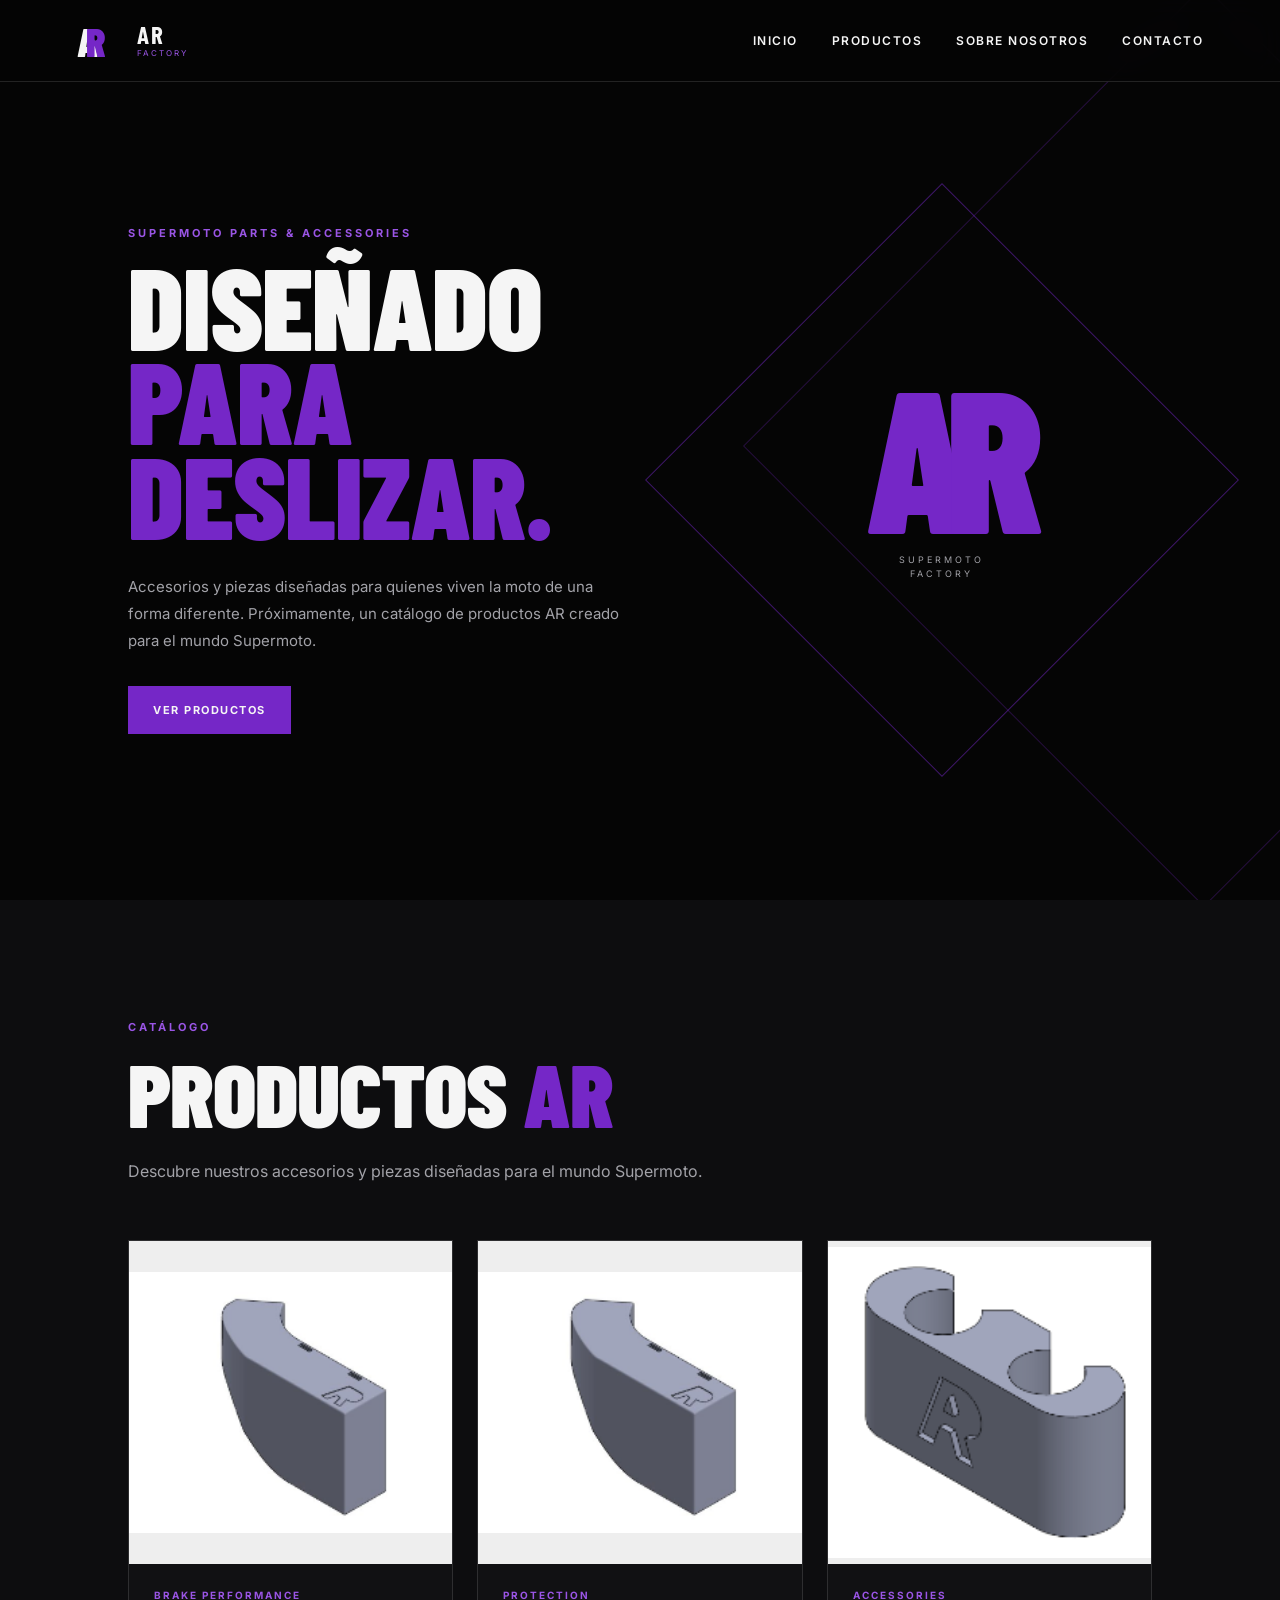
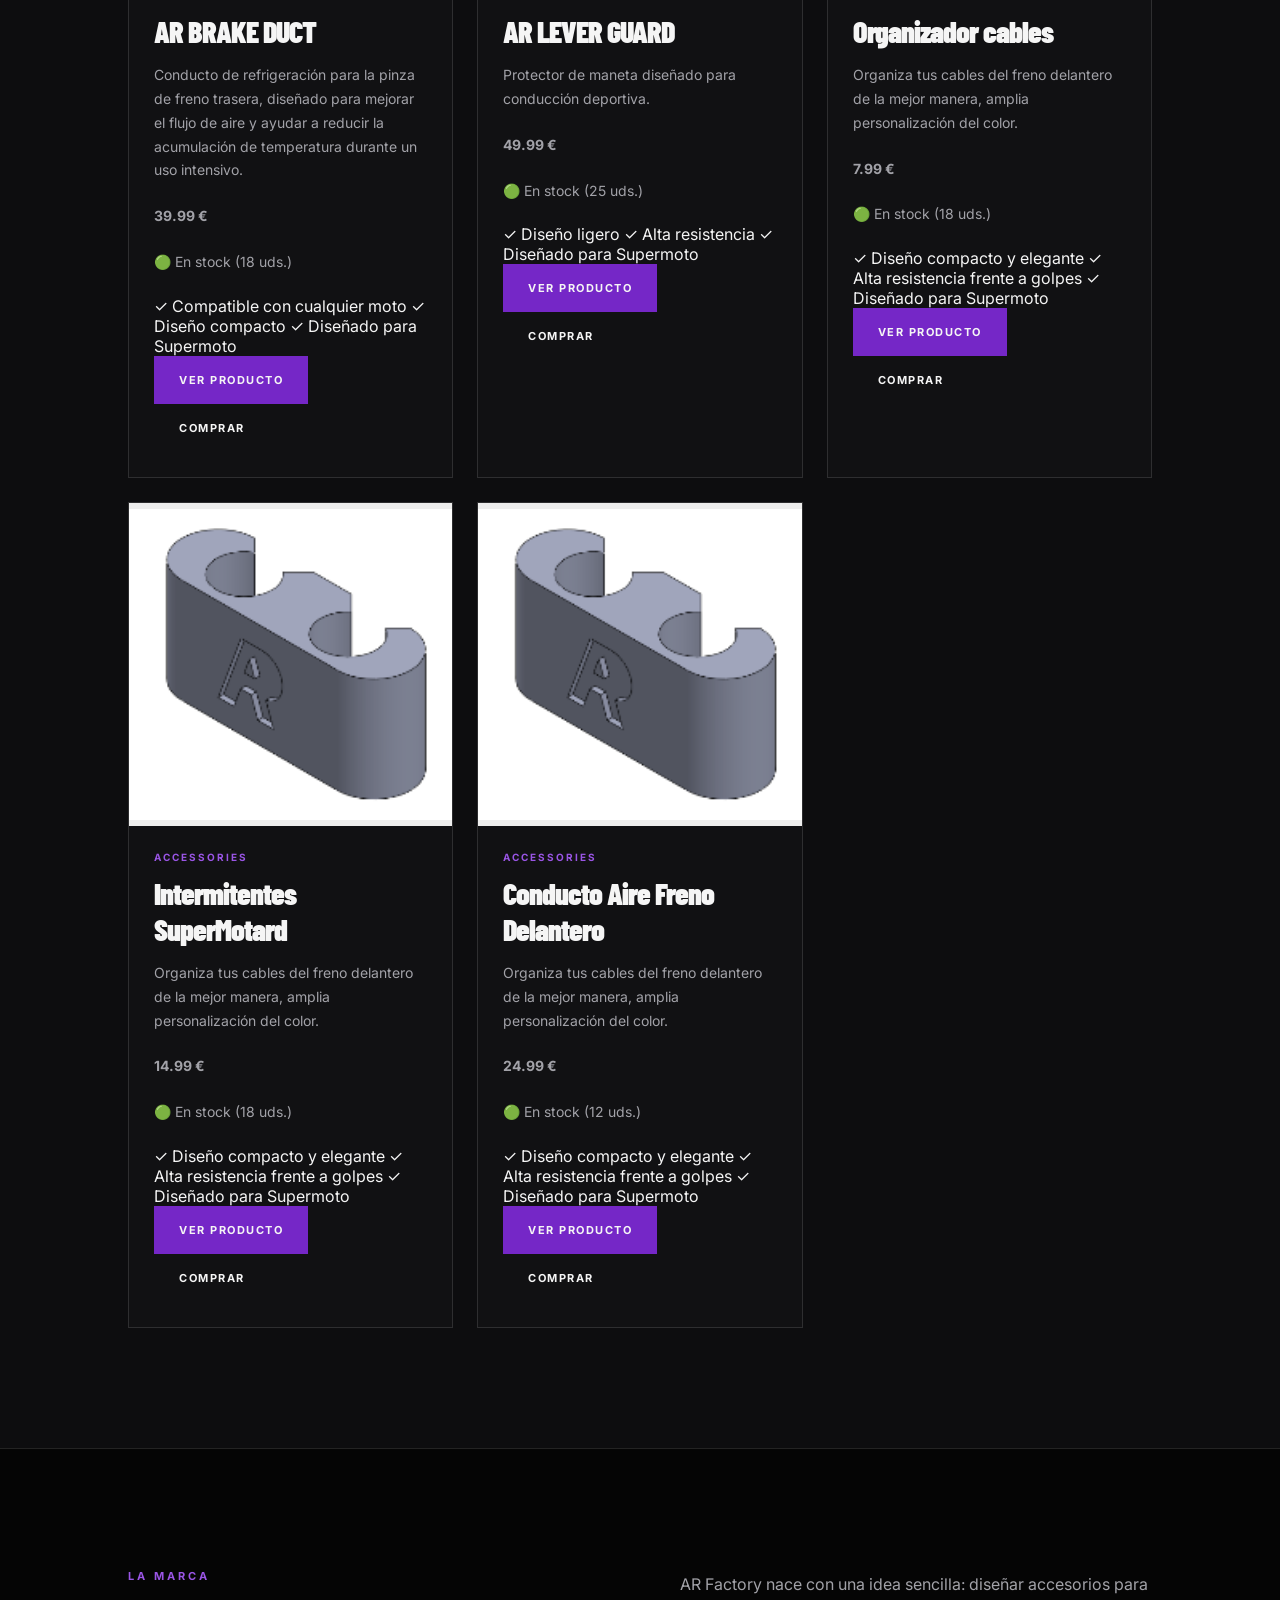
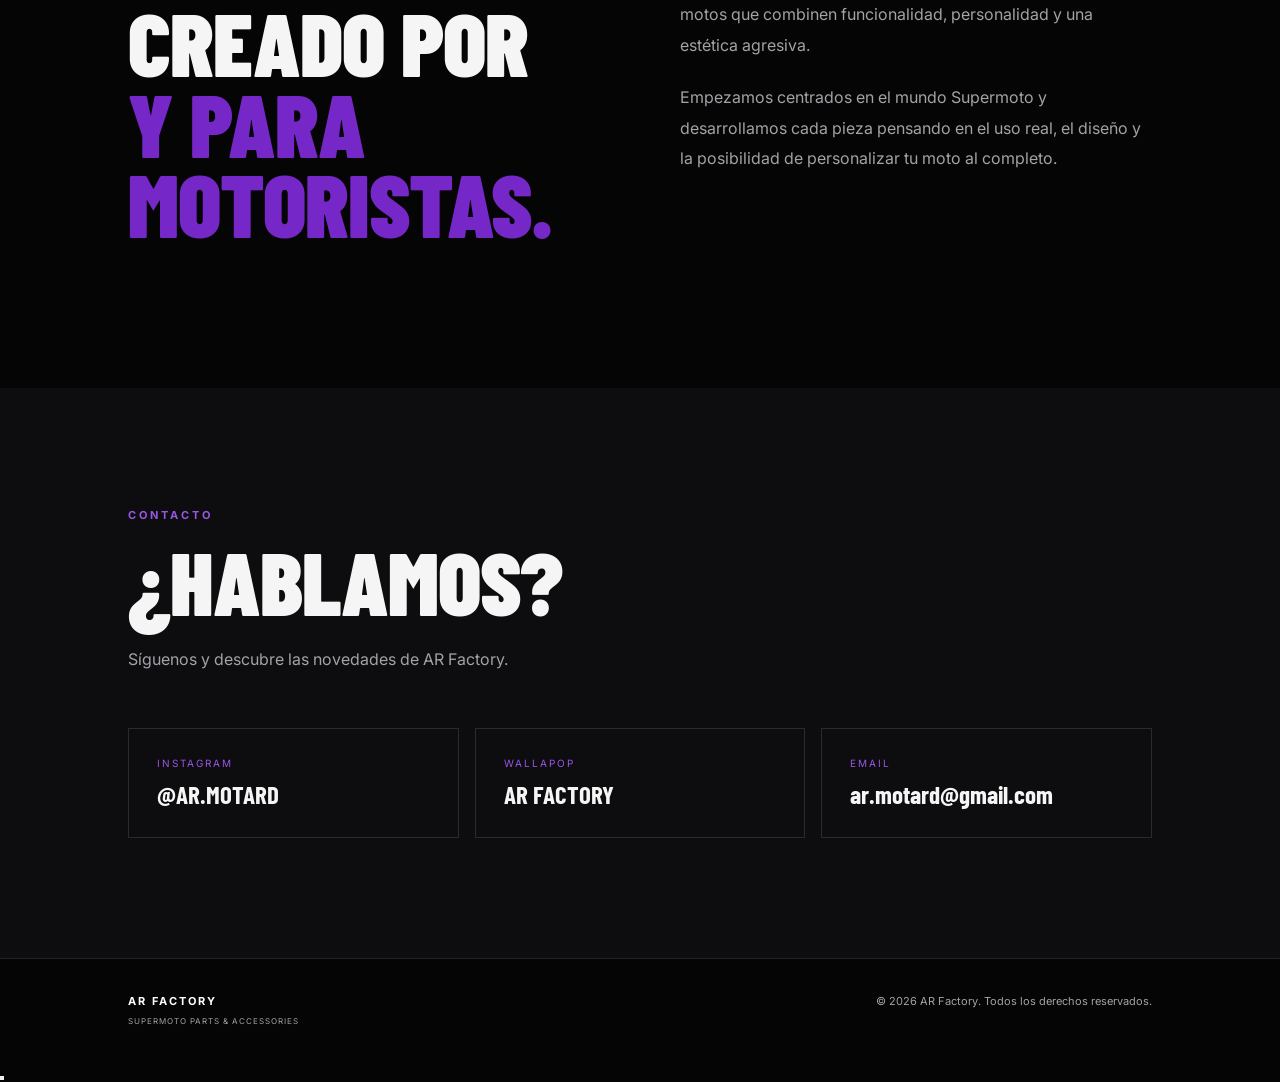
<file: index.html>
<!DOCTYPE html>
<html lang="es">
<head>
  <meta charset="UTF-8">
  <meta name="viewport" content="width=device-width, initial-scale=1.0">
  <meta 
    name="description" 
    content="AR Factory - Accesorios y piezas para motos Supermoto."
  >
  <title>AR Factory | Supermoto Parts</title>
  <link rel="stylesheet" href="style.css">
</head>
<body>
  <!-- =========================
       CABECERA
  ========================== -->
  <header class="site-header">
    <a href="#inicio" class="brand">
      <div class="brand-mark">
        <span class="letter-a">A</span>
        <span class="letter-r">R</span>
      </div>
      <div class="brand-text">
        <strong>AR</strong>
        <span>FACTORY</span>
      </div>
    </a>
    <button 
      class="menu-toggle" 
      aria-label="Abrir menú">

      ☰

    </button>


    <nav class="nav">

      <a href="#inicio">
        Inicio
      </a>

      <a href="catalogo.html">
        Productos
      </a>

      <a href="#nosotros">
        Sobre Nosotros
      </a>

      <a href="#contacto">
        Contacto
      </a>

    </nav>

  </header>


  <!-- =========================
       CONTENIDO PRINCIPAL
  ========================== -->

  <main>


    <!-- =========================
         INICIO
    ========================== -->

    <section id="inicio" class="hero">

      <div class="hero-content">

        <p class="eyebrow">
          SUPERMOTO PARTS & ACCESSORIES
        </p>


        <h1>
          DISEÑADO<br>
          <span>PARA DESLIZAR.</span>
        </h1>


        <p class="hero-description">

          Accesorios y piezas diseñadas para quienes viven la moto de una forma diferente.

          Próximamente, un catálogo de productos AR creado para el mundo Supermoto.

        </p>


        <a 
          href="catalogo.html" 
          class="button button-primary">

          VER PRODUCTOS

        </a>

      </div>


      <div class="hero-badge">

        <div class="badge-inner">

          <span>AR</span>

          <small>
            SUPERMOTO<br>
            FACTORY
          </small>

        </div>

      </div>

    </section>


    <!-- =========================
         PRODUCTOS
    ========================== -->

    <section 
      id="productos" 
      class="section products-section">


      <div class="section-heading">

        <p class="eyebrow">
          CATÁLOGO
        </p>


        <h2>
          PRODUCTOS <span>AR</span>
        </h2>


        <p>

          Descubre nuestros accesorios y piezas
          diseñadas para el mundo Supermoto.

        </p>

      </div>


      <!--
        IMPORTANTE:

        Este contenedor empieza vacío.

        JavaScript añadirá aquí automáticamente
        todos los productos que tengas en productos.js.
      -->

      <div id="lista-productos" class="product-grid">
      </div>

  
    </section>


    <!-- =========================
         SOBRE NOSOTROS
    ========================== -->

    <section 
      id="nosotros" 
      class="section about-section">


      <div class="about-grid">


        <div>

          <p class="eyebrow">
            LA MARCA
          </p>


          <h2>

            CREADO POR<br>

            <span>
              Y PARA MOTORISTAS.
            </span>

          </h2>

        </div>


        <div class="about-text">

          <p>

            AR Factory nace con una idea sencilla:
            diseñar accesorios para motos que combinen
            funcionalidad, personalidad y una estética agresiva.

          </p>


          <p>

            Empezamos centrados en el mundo Supermoto
            y desarrollamos cada pieza pensando en el uso real,
            el diseño y la posibilidad de personalizar tu moto
            al completo.

          </p>

        </div>

      </div>

    </section>


    <!-- =========================
         CONTACTO
    ========================== -->

    <section 
      id="contacto" 
      class="section contact-section">


      <div class="section-heading">

        <p class="eyebrow">
          CONTACTO
        </p>


        <h2>
          ¿HABLAMOS?
        </h2>


        <p>

          Síguenos y descubre las novedades
          de AR Factory.

        </p>

      </div>


      <div class="contact-links">


        <a 
          href="#" 
          class="contact-card">

          <span class="contact-label">
            INSTAGRAM
          </span>

          <strong>
            @AR.MOTARD
          </strong>

        </a>


        <a 
          href="#" 
          class="contact-card">

          <span class="contact-label">
            WALLAPOP
          </span>

          <strong>
            AR FACTORY
          </strong>

        </a>


        <a 
          href="mailto:ar.motard@gmail.com" 
          class="contact-card">

          <span class="contact-label">
            EMAIL
          </span>

          <strong>
            ar.motard@gmail.com
          </strong>

        </a>


      </div>

    </section>


  </main>


  <!-- =========================
       PIE DE PÁGINA
  ========================== -->

  <footer class="footer">


    <div>

      <strong>
        AR FACTORY
      </strong>


      <span>
        SUPERMOTO PARTS & ACCESSORIES
      </span>

    </div>


    <p>

      © 2026 AR Factory.
      Todos los derechos reservados.

    </p>


  </footer>


  <!-- =========================
       JAVASCRIPT
  ========================== -->
<button id="backToTop" aria-label="Volver arriba">
  
</button>
  <!-- Lista de productos -->

  <script src="productos.js">
  </script>


  <!-- Código de la tienda -->

  <script src="script.js">
  </script>


</body>

</html>
</file>
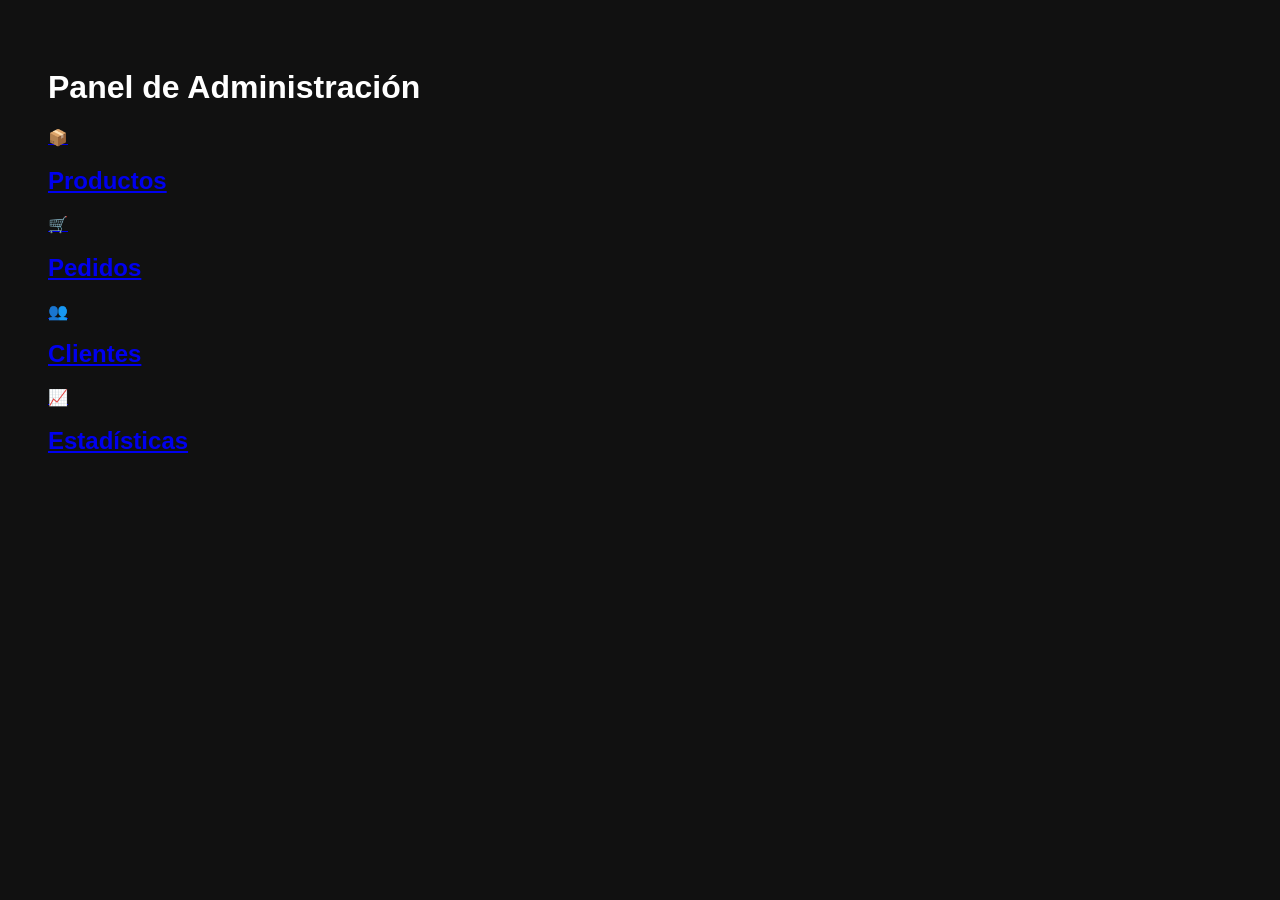
<file: admin/index.html>
<!DOCTYPE html>
<html lang="es">

<head>

<meta charset="UTF-8">

<title>Administrador | AR Factory</title>

<link rel="stylesheet" href="admin.css">

</head>

<body>

<h1>Panel de Administración</h1>

<div class="dashboard">

    <a href="productos.html" class="card">

        📦

        <h2>Productos</h2>

    </a>

    <a href="#" class="card">

        🛒

        <h2>Pedidos</h2>

    </a>

    <a href="#" class="card">

        👥

        <h2>Clientes</h2>

    </a>

    <a href="#" class="card">

        📈

        <h2>Estadísticas</h2>

    </a>

</div>

</body>

</html>
</file>
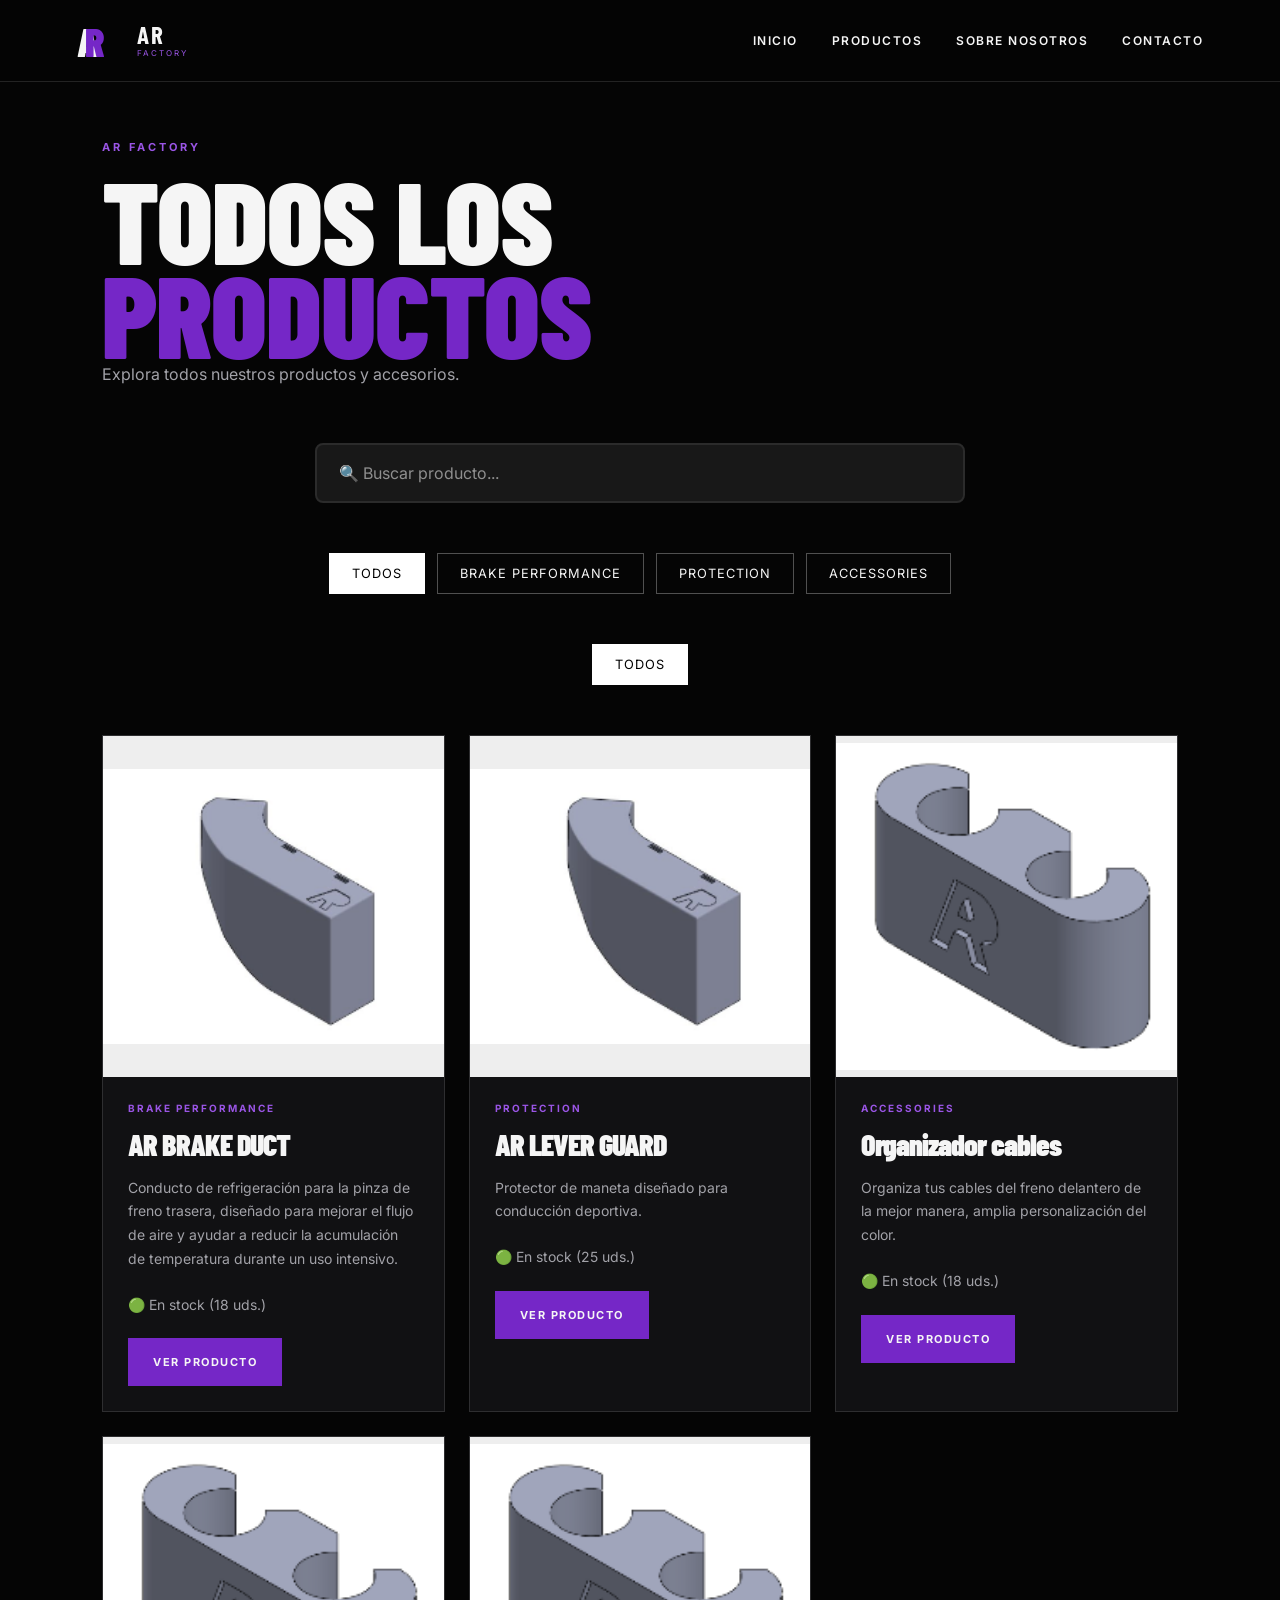
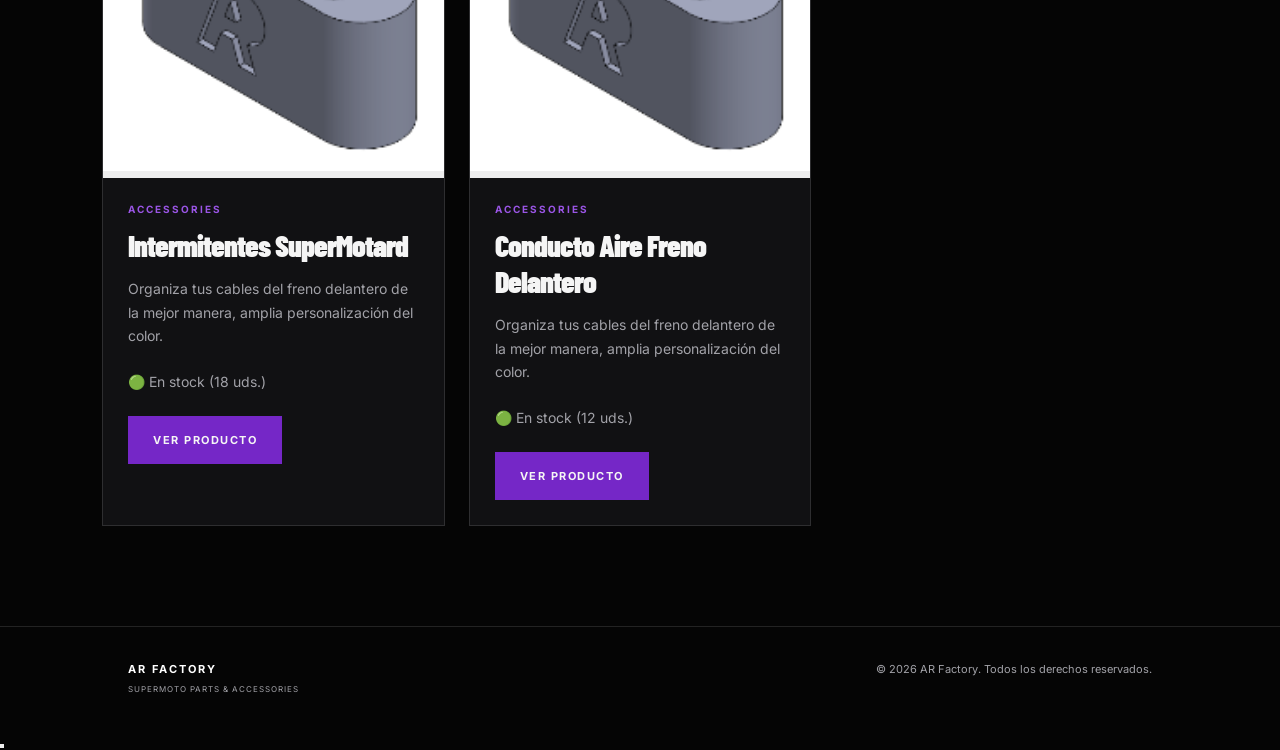
<file: catalogo.html>
<!DOCTYPE html>
<html lang="es">

<head>

  <meta charset="UTF-8">
  
  <meta 
    name="viewport" 
    content="width=device-width, initial-scale=1.0"
  >

  <title>Productos | AR Factory</title>

  <link 
    rel="stylesheet" 
    href="style.css"
  >

</head>


<body>


  <header class="site-header">

    <a 
      href="index.html" 
      class="brand"
    >

      <div class="brand-mark">

        <span class="letter-a">
          A
        </span>

        <span class="letter-r">
          R
        </span>

      </div>


      <div class="brand-text">

        <strong>
          AR
        </strong>

        <span>
          FACTORY
        </span>

      </div>

    </a>


    <nav class="nav">

      <a href="index.html">
        Inicio
      </a>

      <a href="catalogo.html">
        Productos
      </a>

      <a href="index.html#nosotros">
        Sobre Nosotros
      </a>

      <a href="index.html#contacto">
        Contacto
      </a>

    </nav>

  </header>


  <main>


    <section class="catalog-section">


<div class="section-heading">

    <p class="eyebrow">AR FACTORY</p>

    <h1>
        TODOS LOS <span>PRODUCTOS</span>
    </h1>

    <p>
        Explora todos nuestros productos y accesorios.
    </p>

</div>


<!-- BUSCADOR -->

<div class="search-container">

    <input
        type="text"
        id="buscador-productos"
        placeholder="🔍 Buscar producto..."
    >

</div>


<!-- MENSAJE -->

<div id="sin-resultados" class="no-results">

    <h2>No hemos encontrado ese producto.</h2>

    <p>
        Prueba con otro nombre o echa un vistazo a nuestras recomendaciones.
    </p>

</div>


<!-- BOTONES -->

<div
    id="filtros-categorias"
    class="category-filters"
>

    <button
        class="category-button active"
        data-categoria="todos"
    >
        TODOS
    </button>

</div>

      <div 
        id="filtros-categorias"
        class="category-filters"
      >

        <button 
          class="category-button active"
          data-categoria="todos"
        >

          TODOS

        </button>

      </div>


      <div 
        id="catalogo-productos"
        class="product-grid"
      >

      </div>


    </section>

  </main>


  <footer class="footer">

    <div>

      <strong>
        AR FACTORY
      </strong>

      <span>
        SUPERMOTO PARTS & ACCESSORIES
      </span>

    </div>


    <p>
      © 2026 AR Factory.
      Todos los derechos reservados.
    </p>

  </footer>
<button id="backToTop" aria-label="Volver arriba">
</button>

  <script src="productos.js"></script>

  <script src="catalogo.js"></script>


</body>

</html>
</file>
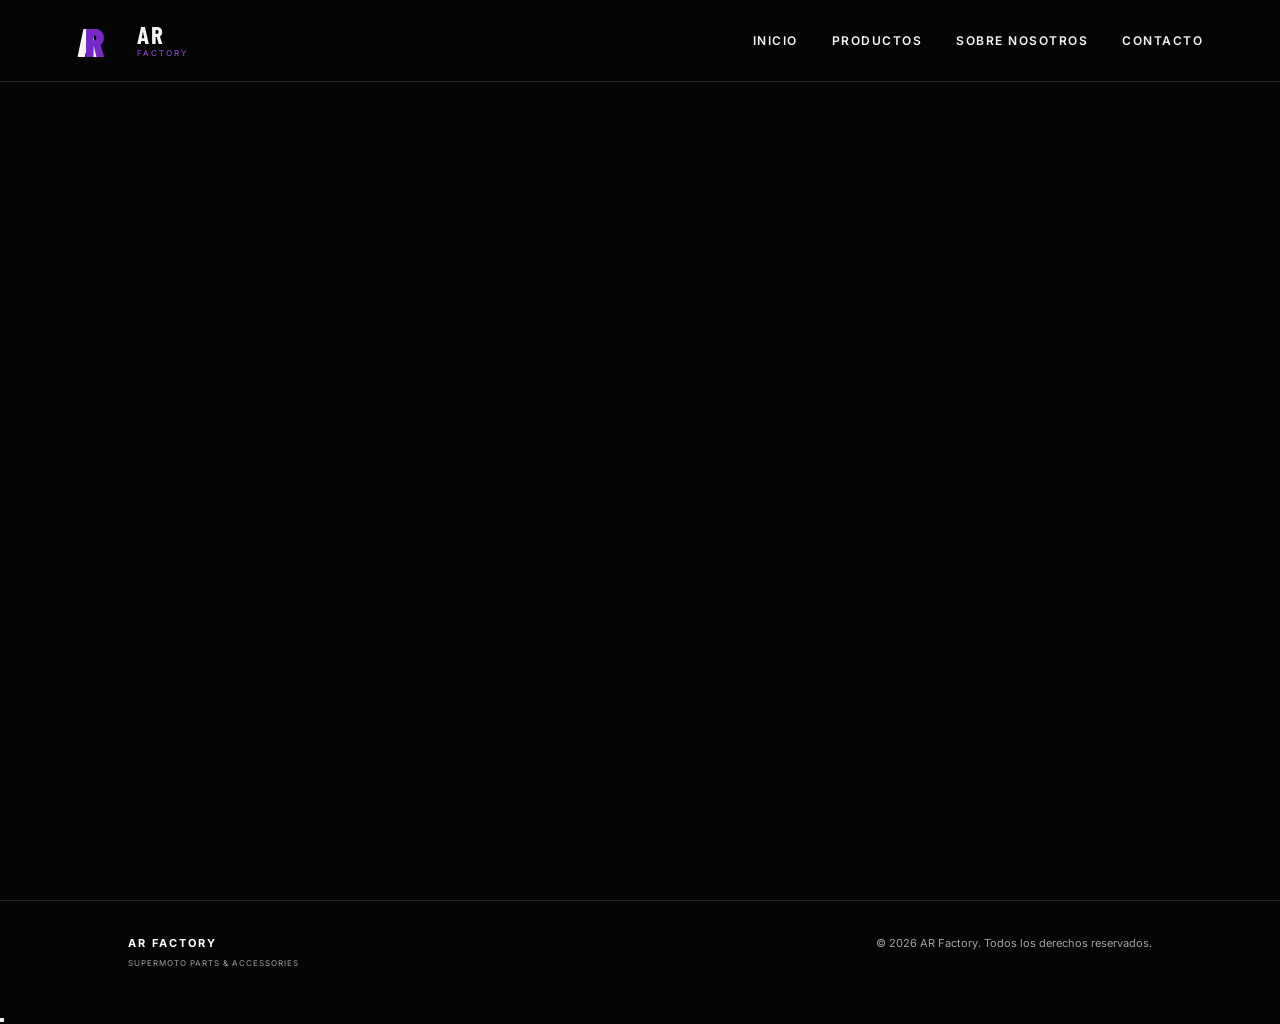
<file: producto.html>
<!DOCTYPE html>
<html lang="es">

<head>

  <meta charset="UTF-8">

  <meta 
    name="viewport" 
    content="width=device-width, initial-scale=1.0"
  >

  <meta 
    name="description" 
    content="Producto AR Factory"
  >

  <title>Producto | AR Factory</title>

  <link 
    rel="stylesheet" 
    href="style.css"
  >

</head>


<body>


  <!-- CABECERA -->

  <header class="site-header">

    <a 
      href="index.html" 
      class="brand"
    >

      <div class="brand-mark">

        <span class="letter-a">
          A
        </span>

        <span class="letter-r">
          R
        </span>

      </div>


      <div class="brand-text">

        <strong>
          AR
        </strong>

        <span>
          FACTORY
        </span>

      </div>

    </a>


    <nav class="nav">

      <a href="index.html">
        Inicio
      </a>

      <a href="index.html#productos">
        Productos
      </a>

      <a href="index.html#nosotros">
        Sobre Nosotros
      </a>

      <a href="index.html#contacto">
        Contacto
      </a>

    </nav>

  </header>


  <!-- PRODUCTO -->

  <main>

    <section 
      id="detalle-producto"
      class="product-detail-section">


      <div 
        id="producto-contenido"
        class="product-detail">


        <!-- JavaScript introducirá aquí
             la información del producto -->


      </div>


    </section>

  </main>


  <!-- FOOTER -->

  <footer class="footer">

    <div>

      <strong>
        AR FACTORY
      </strong>

      <span>
        SUPERMOTO PARTS & ACCESSORIES
      </span>

    </div>


    <p>

      © 2026 AR Factory.
      Todos los derechos reservados.

    </p>

  </footer>

  <button id="backToTop" aria-label="Volver arriba">
</button>

  <script src="productos.js"></script>

  <script src="producto.js"></script>


</body>

</html>
</file>
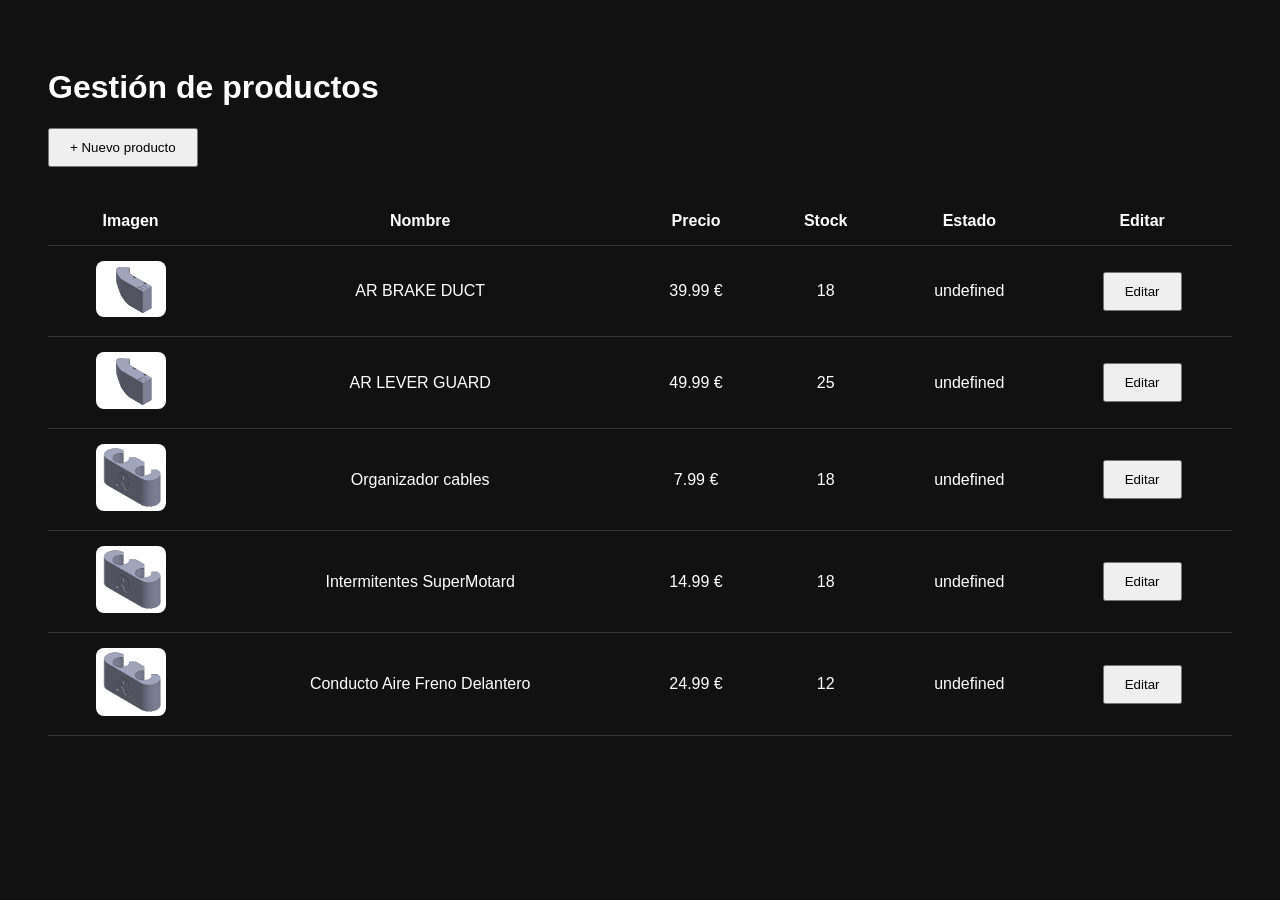
<file: admin/productos.html>
<!DOCTYPE html>
<html lang="es">

<head>

<meta charset="UTF-8">

<title>Productos</title>

<link rel="stylesheet" href="admin.css">

</head>

<body>

<h1>Gestión de productos</h1>

<button id="nuevoProducto">

+ Nuevo producto

</button>

<table>

<thead>

<tr>

<th>Imagen</th>

<th>Nombre</th>

<th>Precio</th>

<th>Stock</th>

<th>Estado</th>

<th>Editar</th>

</tr>

</thead>

<tbody id="tablaProductos">

</tbody>

</table>

<script src="../productos.js"></script>

<script src="admin.js"></script>

</body>

</html>
</file>
<file: style.css>
@import url('https://fonts.googleapis.com/css2?family=Barlow+Condensed:wght@400;500;600;700;800;900&family=Inter:wght@400;500;600;700&display=swap');

:root {
  --black: #050505;
  --black-soft: #0d0d0f;
  --purple: #7527c7;
  --purple-light: #9a55e5;
  --white: #f5f5f5;
  --grey: #a2a2a8;
  --line: rgba(255,255,255,.12);
}

* {
  box-sizing: border-box;
  margin: 0;
  padding: 0;
}

html {
  scroll-behavior: smooth;
}

body {
  background: var(--black);
  color: var(--white);
  font-family: 'Inter', sans-serif;
  overflow-x: hidden;
}

a {
  color: inherit;
  text-decoration: none;
}

.site-header {
  position: fixed;
  z-index: 10;
  top: 0;
  width: 100%;
  height: 82px;
  display: flex;
  align-items: center;
  justify-content: space-between;
  padding: 0 6vw;
  background: rgba(5,5,5,.82);
  border-bottom: 1px solid var(--line);
  backdrop-filter: blur(14px);
}

.brand {
  display: flex;
  align-items: center;
  gap: 12px;
}

.brand-mark {
  position: relative;
  width: 48px;
  height: 42px;
  font-family: 'Barlow Condensed', sans-serif;
  font-size: 40px;
  font-weight: 900;
  line-height: 42px;
  letter-spacing: -9px;
}

.letter-a {
  color: var(--white);
  position: relative;
  z-index: 1;
}

.letter-r {
  color: var(--purple);
  position: relative;
  z-index: 2;
  left: -3px;
}

.brand-text {
  display: flex;
  flex-direction: column;
  line-height: .85;
}

.brand-text strong {
  font-family: 'Barlow Condensed', sans-serif;
  font-size: 25px;
  letter-spacing: 2px;
}

.brand-text span {
  color: var(--purple-light);
  font-size: 8px;
  letter-spacing: 2px;
  margin-top: 4px;
}

.nav {
  display: flex;
  gap: 34px;
  font-size: 12px;
  font-weight: 600;
  letter-spacing: 1.5px;
  text-transform: uppercase;
}

.nav a {
  transition: color .2s ease;
}

.nav a:hover {
  color: var(--purple-light);
}

.menu-toggle {
  display: none;
  border: 0;
  background: transparent;
  color: white;
  font-size: 25px;
  cursor: pointer;
}

.hero {
  min-height: 100vh;
  padding: 160px 10vw 100px;
  display: flex;
  align-items: center;
  justify-content: space-between;
  gap: 70px;
  position: relative;
  overflow: hidden;
}

.hero::before {
  content: '';
  position: absolute;
  width: 650px;
  height: 650px;
  right: -250px;
  top: 120px;
  border: 1px solid rgba(117,39,199,.28);
  transform: rotate(45deg);
  pointer-events: none;
}

.hero-content {
  max-width: 650px;
  position: relative;
  z-index: 1;
}

.eyebrow {
  color: var(--purple-light);
  font-size: 11px;
  font-weight: 700;
  letter-spacing: 3px;
  margin-bottom: 18px;
}

h1, h2, h3 {
  font-family: 'Barlow Condensed', sans-serif;
  font-weight: 900;
  letter-spacing: -1px;
}

h1 {
  font-size: clamp(64px, 9vw, 130px);
  line-height: .82;
}

h1 span, h2 span {
  color: var(--purple);
}

.hero-description {
  color: var(--grey);
  line-height: 1.8;
  max-width: 510px;
  margin: 32px 0;
  font-size: 15px;
}

.button {
  display: inline-flex;
  align-items: center;
  justify-content: center;
  min-height: 48px;
  padding: 0 25px;
  font-size: 11px;
  font-weight: 700;
  letter-spacing: 1.5px;
  transition: .2s ease;
}

.button-primary {
  background: var(--purple);
}

.button-primary:hover {
  background: var(--purple-light);
  transform: translateY(-2px);
}

.button-outline {
  border: 1px solid var(--purple);
  color: var(--purple-light);
}

.button-outline:hover {
  background: var(--purple);
  color: white;
}

.hero-badge {
  width: min(34vw, 420px);
  aspect-ratio: 1;
  border: 1px solid rgba(117,39,199,.5);
  transform: rotate(45deg);
  display: grid;
  place-items: center;
  flex-shrink: 0;
}

.badge-inner {
  transform: rotate(-45deg);
  text-align: center;
}

.badge-inner span {
  display: block;
  font-family: 'Barlow Condensed', sans-serif;
  font-size: clamp(100px, 16vw, 200px);
  font-weight: 900;
  letter-spacing: -25px;
  color: var(--purple);
  line-height: .75;
}

.badge-inner small {
  display: block;
  margin-top: 24px;
  color: var(--grey);
  font-size: 9px;
  letter-spacing: 3px;
  line-height: 1.6;
}

.section {
  padding: 120px 10vw;
}

.products-section {
  background: var(--black-soft);
}

.section-heading {
  max-width: 650px;
  margin-bottom: 55px;
}

h2 {
  font-size: clamp(50px, 7vw, 92px);
  line-height: .9;
  margin-bottom: 25px;
}

.section-heading > p:last-child {
  color: var(--grey);
  line-height: 1.7;
  max-width: 580px;
}

.empty-catalog {
  border: 1px solid var(--line);
  padding: 75px 30px;
  text-align: center;
  background: linear-gradient(135deg, rgba(117,39,199,.07), transparent);
}

.empty-icon {
  color: var(--purple);
  font-size: 50px;
  font-weight: 200;
  margin-bottom: 10px;
}

.empty-catalog h3 {
  font-size: 34px;
  margin-bottom: 12px;
}

.empty-catalog p {
  color: var(--grey);
  margin-bottom: 25px;
}

.about-section {
  border-top: 1px solid var(--line);
}

.about-grid {
  display: grid;
  grid-template-columns: 1fr 1fr;
  gap: 80px;
  align-items: start;
}

.about-text {
  color: var(--grey);
  line-height: 1.9;
  font-size: 16px;
}

.about-text p + p {
  margin-top: 22px;
}

.contact-section {
  background: var(--black-soft);
}

.contact-links {
  display: grid;
  grid-template-columns: repeat(3, 1fr);
  gap: 16px;
}

.contact-card {
  padding: 28px;
  border: 1px solid var(--line);
  transition: .2s ease;
}

.contact-card:hover {
  border-color: var(--purple);
  transform: translateY(-4px);
}

.contact-label {
  display: block;
  color: var(--purple-light);
  font-size: 10px;
  letter-spacing: 2px;
  margin-bottom: 10px;
}

.contact-card strong {
  font-family: 'Barlow Condensed', sans-serif;
  font-size: 25px;
}

.footer {
  padding: 35px 10vw;
  border-top: 1px solid var(--line);
  display: flex;
  justify-content: space-between;
  gap: 30px;
  color: var(--grey);
  font-size: 11px;
}

.footer strong {
  display: block;
  color: white;
  letter-spacing: 2px;
  margin-bottom: 5px;
}

.footer span {
  font-size: 8px;
  letter-spacing: 1px;
}

@media (max-width: 800px) {
  .site-header {
    padding: 0 6vw;
  }

  .menu-toggle {
    display: block;
  }

  .nav {
    position: absolute;
    top: 82px;
    left: 0;
    width: 100%;
    padding: 25px 6vw;
    display: none;
    flex-direction: column;
    gap: 22px;
    background: var(--black);
    border-bottom: 1px solid var(--line);
  }

  .nav.active {
    display: flex;
  }

  .hero {
    min-height: auto;
    padding-top: 150px;
    flex-direction: column;
    align-items: flex-start;
  }

  .hero-badge {
    width: 65vw;
    align-self: center;
    margin-top: 30px;
  }

  .about-grid,
  .contact-links {
    grid-template-columns: 1fr;
    gap: 35px;
  }

  .section {
    padding: 85px 6vw;
  }

  .footer {
    padding: 30px 6vw;
    flex-direction: column;
  }
}
.product-grid {
  display: grid;
  grid-template-columns: repeat(3, 1fr);
  gap: 24px;
}

.product-card {
  background: #111113;
  border: 1px solid rgba(255,255,255,.12);
  transition: .25s ease;
}

.product-card:hover {
  border-color: #7527c7;
  transform: translateY(-6px);
}

.product-image {
  background: #eeeeee;
  aspect-ratio: 1 / 1;
  display: flex;
  align-items: center;
  justify-content: center;
  overflow: hidden;
}

.product-image img {
  width: 100%;
  height: 100%;
  object-fit: contain;
  transition: .3s ease;
}

.product-card:hover .product-image img {
  transform: scale(1.04);
}

.product-info {
  padding: 25px;
}

.product-category {
  color: #9a55e5;
  font-size: 10px;
  font-weight: 700;
  letter-spacing: 2px;
  margin-bottom: 12px;
}

.product-info h3 {
  font-size: 30px;
  margin-bottom: 14px;
}

.product-info p:not(.product-category) {
  color: #a2a2a8;
  line-height: 1.7;
  font-size: 14px;
  margin-bottom: 22px;
}

@media (max-width: 800px) {
  .product-grid {
    grid-template-columns: 1fr;
  }
}
/* =========================================
   PÁGINA INDIVIDUAL DE PRODUCTO
========================================= */

.product-detail-section {
  min-height: 100vh;
  padding: 140px 8% 100px;
}


.product-detail {
  max-width: 1200px;
  margin: 0 auto;

  display: grid;

  grid-template-columns: 1fr 1fr;

  gap: 80px;

  align-items: center;
}


/* IMAGEN DEL PRODUCTO */

.product-detail-image {
  width: 100%;

  display: flex;

  justify-content: center;

  align-items: center;
}


.product-detail-image img {
  width: 100%;

  max-width: 550px;

  height: auto;

  object-fit: contain;

  display: block;
}


/* INFORMACIÓN DEL PRODUCTO */

.product-detail-info {
  max-width: 500px;
}


.product-detail-info h1 {
  font-size: clamp(2.5rem, 5vw, 5rem);

  line-height: 0.95;

  margin: 20px 0 30px;
}
.product-detail-description {
  line-height: 1.7;
  margin-bottom: 30px;
}
.product-detail-info .product-details {
  display: flex;
  flex-direction: column;
  gap: 12px;
  margin-bottom: 35px;
}
.product-detail-info .product-details span {
  display: block;
}
.product-price {
  font-size: 2rem;
  font-weight: bold;
  margin-bottom: 30px;
}
.product-detail-image {
  display: flex;
  flex-direction: column;
  align-items: center;
  gap: 20px;
}
#imagen-principal {
  width: 100%;
  max-width: 550px;
  height: 500px;
  object-fit: contain;
}
.product-thumbnails {
  display: flex;

  gap: 12px;

  justify-content: center;

  flex-wrap: wrap;
}


.thumbnail {
  width: 80px;

  height: 80px;

  object-fit: cover;

  cursor: pointer;

  opacity: 0.5;

  border: 2px solid transparent;

  transition: 0.2s;
}


.thumbnail:hover {
  opacity: 1;
}


.thumbnail.active {
  opacity: 1;

  border-color: #ffffff;
}
.catalog-section {
  padding: 140px 8% 100px;

  min-height: 100vh;
}


.category-filters {
  display: flex;

  justify-content: center;

  align-items: center;

  gap: 12px;

  flex-wrap: wrap;

  margin: 50px 0;
}


.category-button {
  background: transparent;

  border: 1px solid rgba(255, 255, 255, 0.3);

  color: inherit;

  padding: 12px 22px;

  cursor: pointer;

  font-family: inherit;

  font-size: 0.8rem;

  letter-spacing: 1px;

  transition: 0.3s;
}


.category-button:hover,
.category-button.active {
  background: #ffffff;

  color: #000000;
}

/*==================================================
                    BUSCADOR
==================================================*/

.search-container{

    width:100%;

    display:flex;

    justify-content:center;

    align-items:center;

    margin:50px auto 25px;

}

#buscador-productos{

    width:100%;

    max-width:650px;

    padding:18px 22px;

    background:#181818;

    border:2px solid #2b2b2b;

    border-radius:8px;

    color:white;

    font-family:inherit;

    font-size:16px;

    transition:.3s;

}

#buscador-productos:focus{

    outline:none;

    border-color:#7527c7;

}

#buscador-productos::placeholder{

    color:#8f8f8f;

}


/*==================================================
              MENSAJE SIN RESULTADOS
==================================================*/

.no-results{

    display:none;

    width:100%;

    text-align:center;

    margin:0 auto 45px;

    animation:fadeIn .35s ease;

}

.no-results h2{

    font-family:'Barlow Condensed', sans-serif;

    font-size:42px;

    font-weight:900;

    line-height:.95;

    margin-bottom:12px;

    color:#ffffff;

}

.no-results p{

    color:#a2a2a8;

    font-size:16px;

    line-height:1.6;

    max-width:650px;

    margin:0 auto;

}


/*==================================================
                  ANIMACIÓN
==================================================*/

@keyframes fadeIn{

    from{

        opacity:0;

        transform:translateY(-12px);

    }

    to{

        opacity:1;

        transform:translateY(0);

    }
  /* ---------- BOTÓN VOLVER ARRIBA ---------- */

#backToTop{

    position:fixed;

    right:30px;

    bottom:30px;

    width:55px;

    height:55px;

    border:none;

    border-radius:50%;

    background:#7A2EFF;

    color:white;

    font-size:22px;

    cursor:pointer;

    opacity:0;

    visibility:hidden;

    transform:translateY(20px);

    transition:.35s;

    z-index:999;
}

#backToTop:hover{

    transform:translateY(-4px);

}

#backToTop.show{

    opacity:1;

    visibility:visible;

    transform:translateY(0);
}

}
.product-price{

    margin-top:15px;

    font-size:1.3rem;

    font-weight:700;

    color:#ffffff;
}

.product-stock{

    margin:8px 0 18px;

    font-size:.9rem;

    color:#cfcfcf;
}
</file>
<file: admin/admin.css>
body{

background:#111;

color:white;

font-family:Arial;

padding:40px;

}

table{

width:100%;

border-collapse:collapse;

margin-top:30px;

}

th,td{

padding:15px;

border-bottom:1px solid #333;

text-align:center;

}

img{

border-radius:8px;

}

button{

padding:10px 20px;

cursor:pointer;

}
</file>
